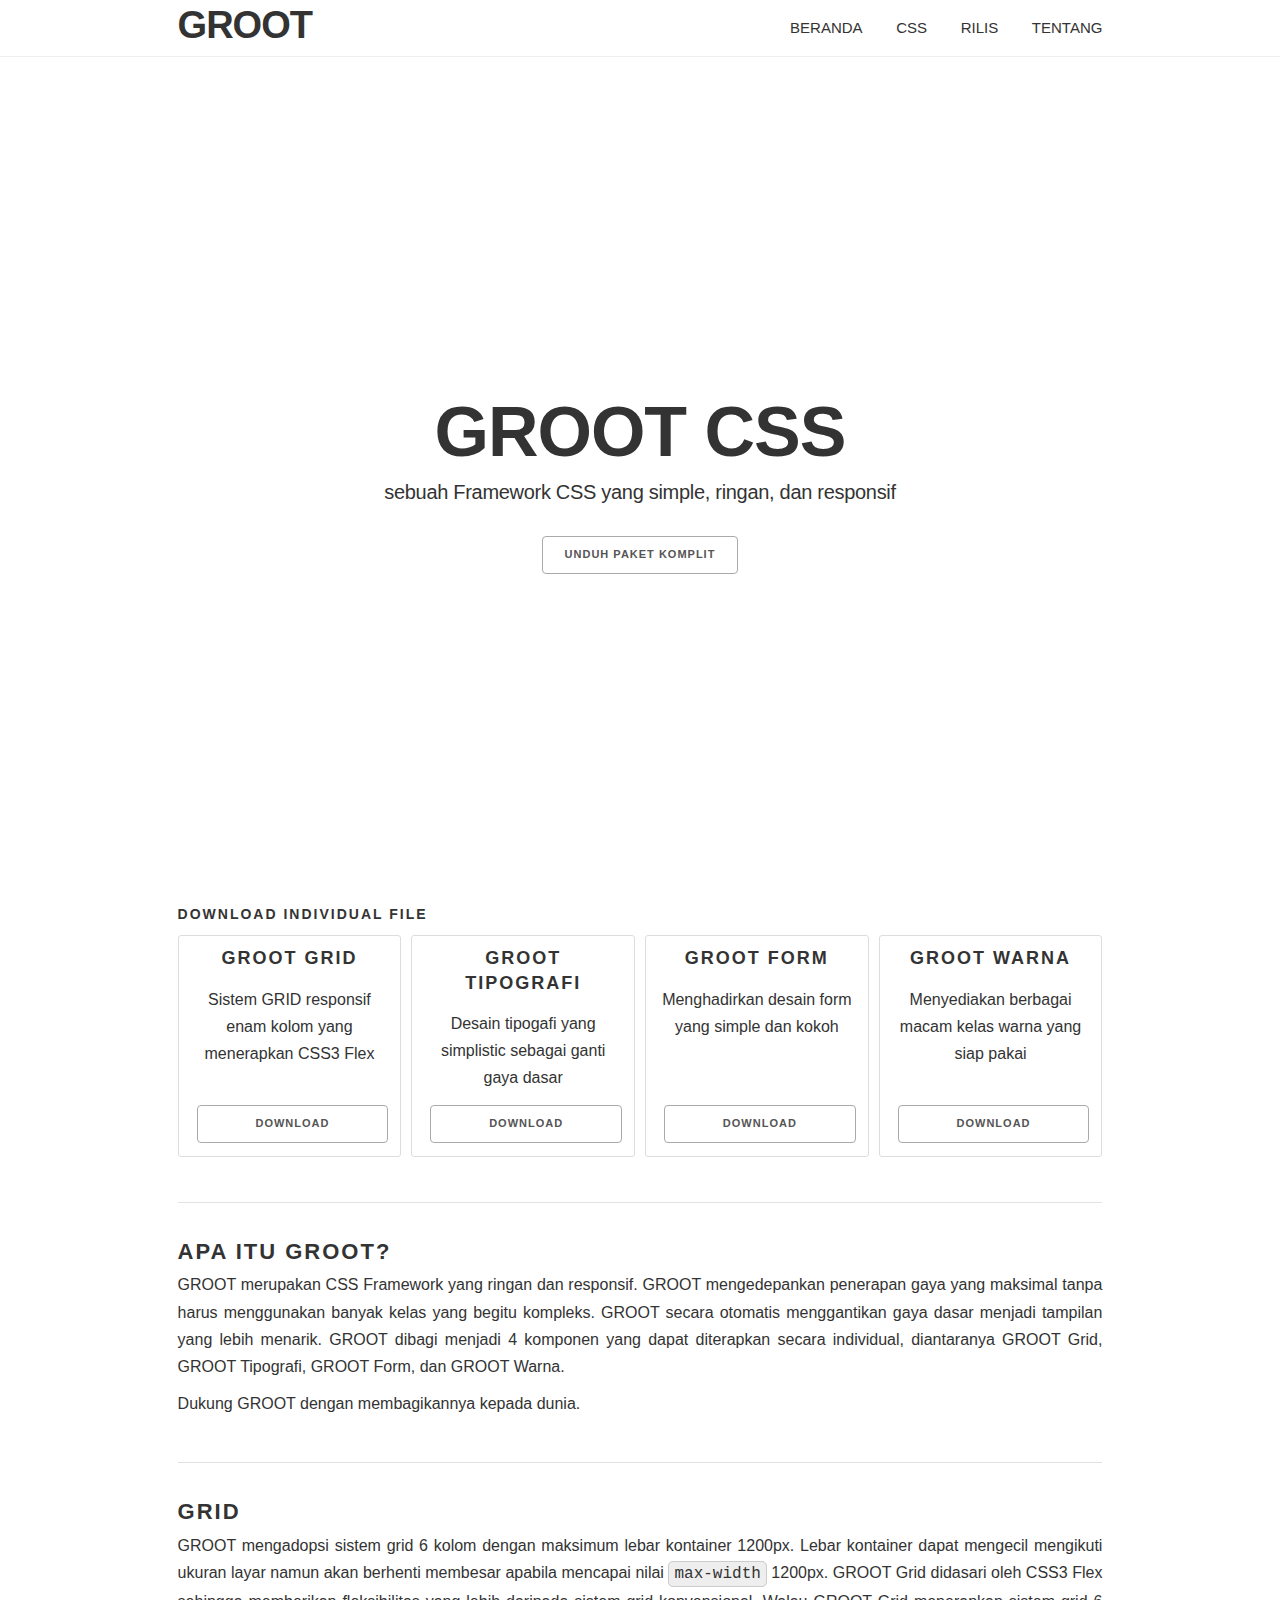
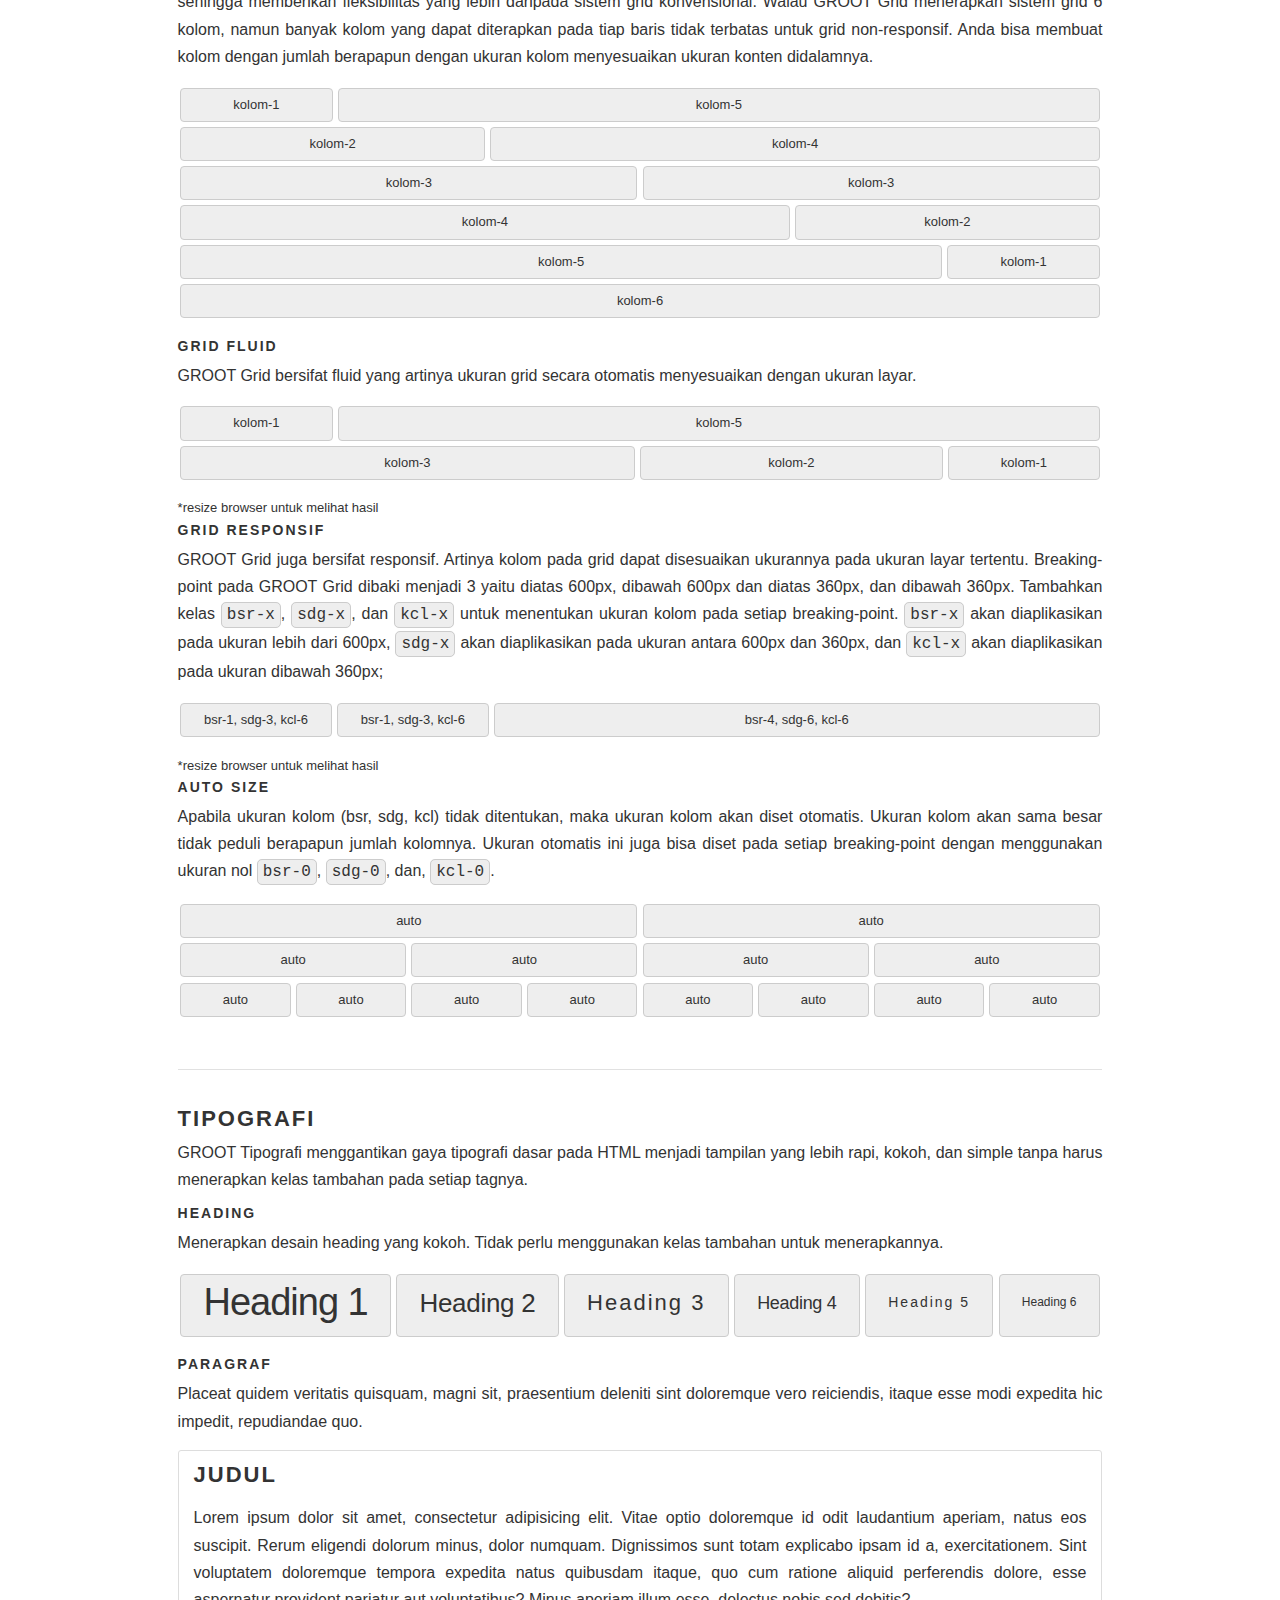
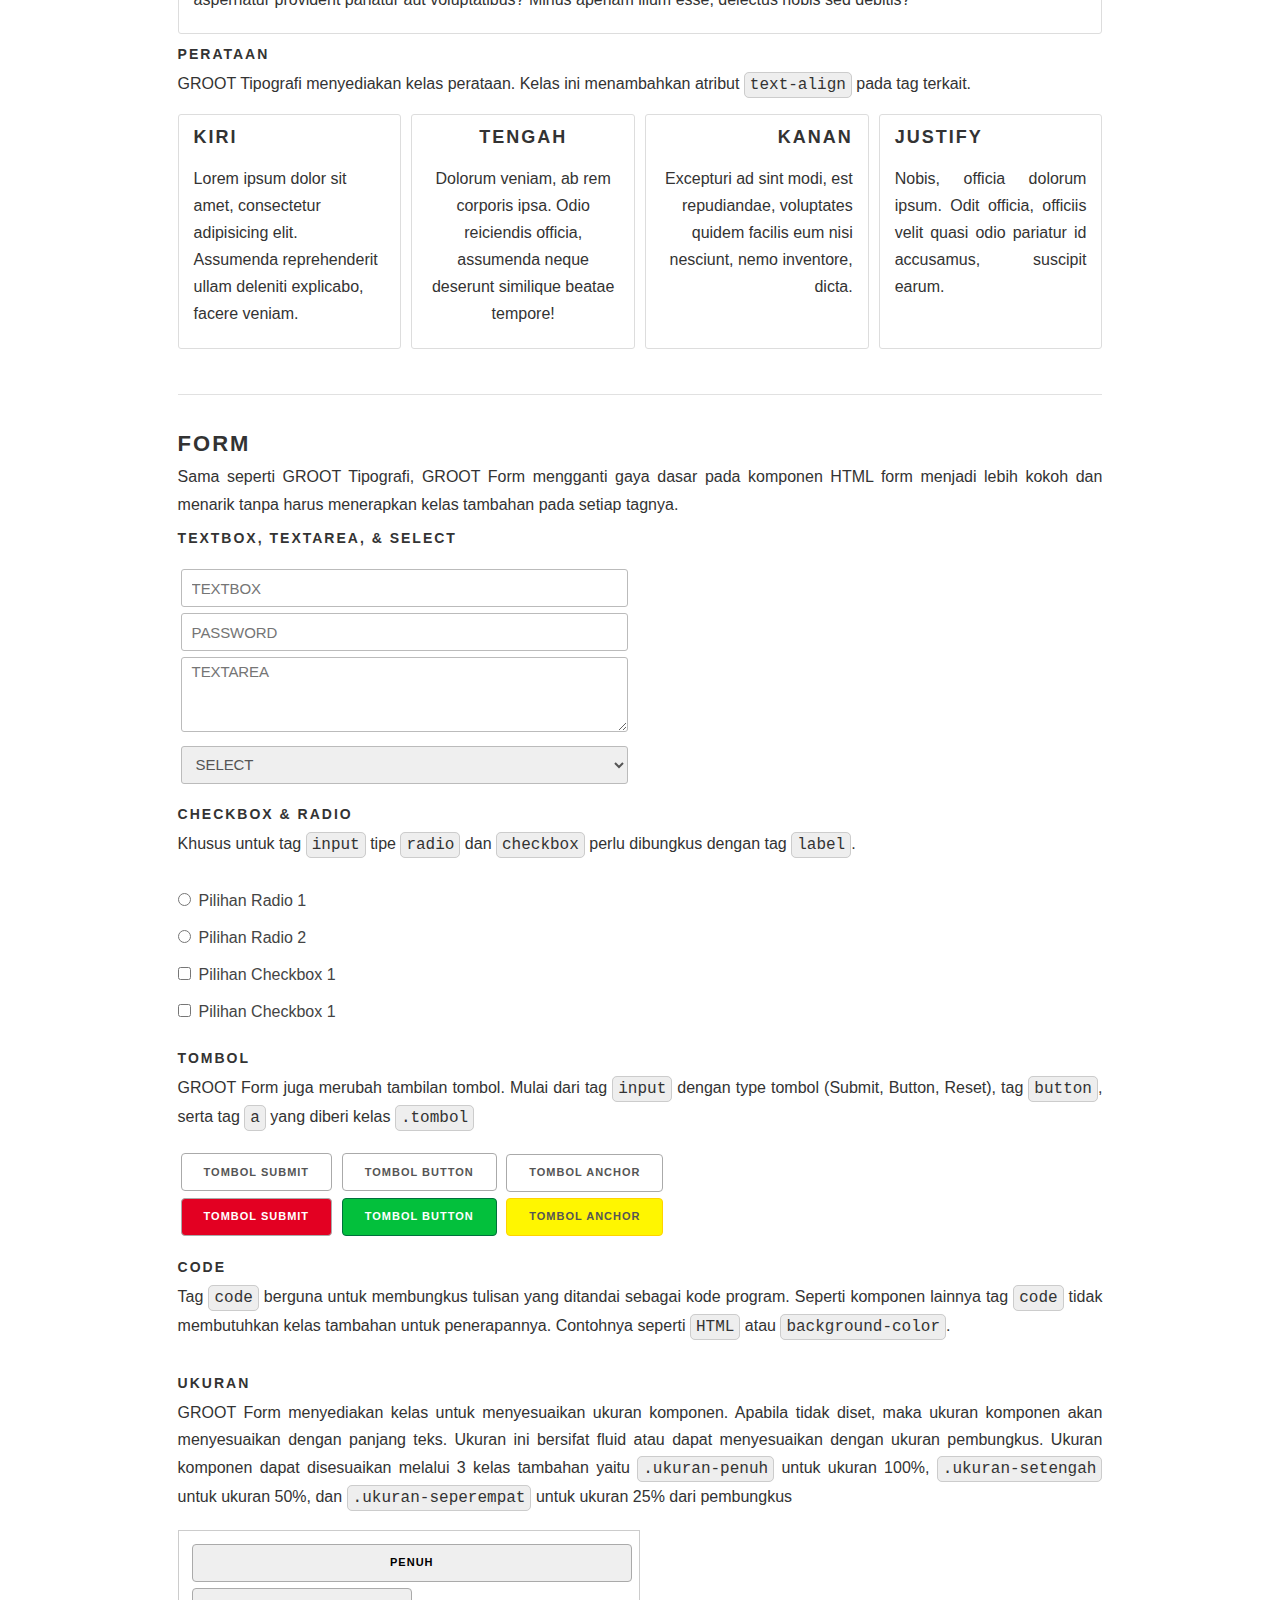
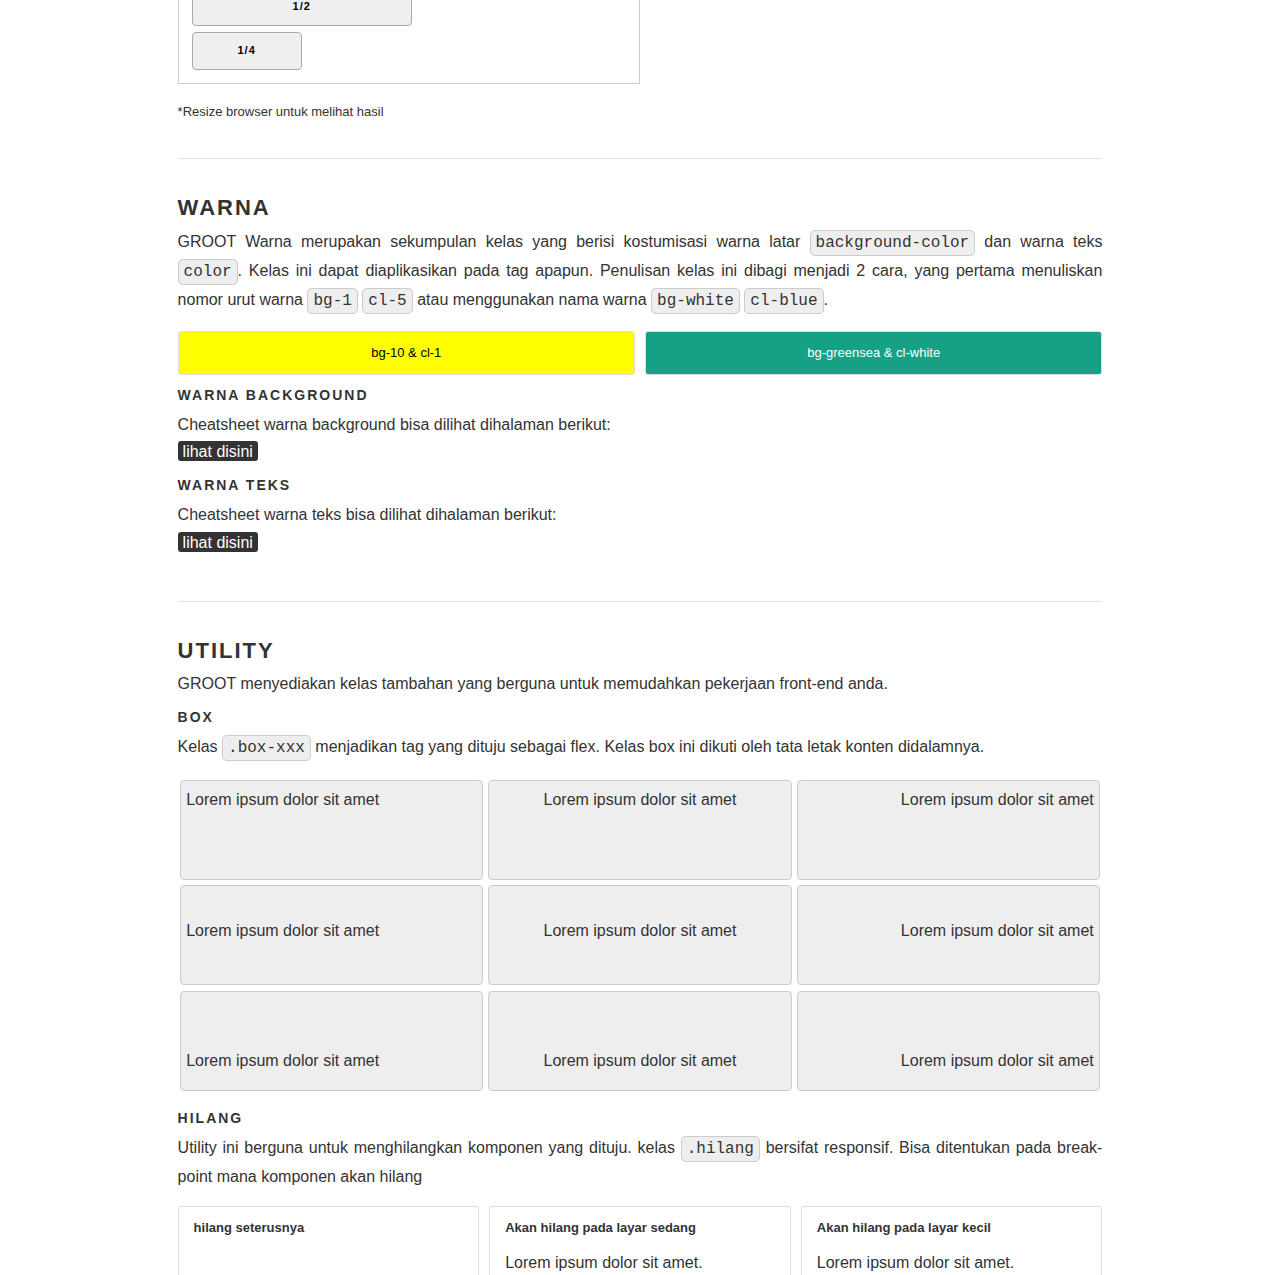
<file: index.html>
<!DOCTYPE html>
<html lang="en">
<head>
	<meta charset="UTF-8">
	<title>GROOT CSS</title>
	<link rel="stylesheet" href="css/groot.css">
	<link rel="stylesheet" href="css/home.css">
	<link rel="shortcut icon" type="image/x-icon" href="img/favicon.png">
</head>
<body>
	<div class="kontainer-penuh" id="header">
		<div class="baris">
			<div class="kolom bsr-1 sdg-6 kcl-6"><h1>GROOT</h1></div>
			<div class="kolom bsr-5 sdg-6 kcl-6 box-kanan-tengah">
				<ul id="menu">
					<li>BERANDA</li>
					<li>CSS</li>
					<li>RILIS</li>
					<li>TENTANG</li>
				</ul>
			</div>
		</div>
	</div>
	<div class="kontainer">
		<div class="baris" id="hero">
			<div class="kolom box-tengah">
				<h1>GROOT CSS</h1>
				<h4>sebuah Framework CSS yang simple, ringan, dan responsif</h4>
				<br>
				<a href="" class="tombol">Unduh paket komplit</a>
			</div>
		</div>
		<div class="baris">
			<div class="kolom bsr-6">
			<h5>DOWNLOAD INDIVIDUAL FILE</h5>
				<div class="baris" id="box">
					<div class="kolom bsr-0 sdg-3 kcl-6">
						<h4 class="rata-tengah">GROOT GRID</h4>
						<p class="rata-tengah">Sistem GRID responsif enam kolom yang menerapkan CSS3 Flex</p>
						<a href="" class="tombol ukuran-penuh">Download</a>
					</div>
					<div class="kolom bsr-0 sdg-3 kcl-6">
						<h4 class="rata-tengah">GROOT TIPOGRAFI</h4>
						<p class="rata-tengah">Desain tipogafi yang simplistic sebagai ganti gaya dasar</p>
						<a href="" class="tombol ukuran-penuh">Download</a>
					</div>
					<div class="kolom bsr-0 sdg-3 kcl-6">
						<h4 class="rata-tengah">GROOT FORM</h4>
						<p class="rata-tengah">Menghadirkan desain form yang simple dan kokoh</p>
						<a href="" class="tombol ukuran-penuh">Download</a>
					</div>
					<div class="kolom bsr-0 sdg-3 kcl-6">
						<h4 class="rata-tengah">GROOT WARNA</h4>
						<p class="rata-tengah">Menyediakan berbagai macam kelas warna yang siap pakai</p>
						<a href="" class="tombol ukuran-penuh">Download</a>
					</div>
				</div>
			</div>
		</div>
		<div class="baris">
			<div class="kolom">
				<hr>
				<h3>APA ITU GROOT?</h3>
				<p>GROOT merupakan CSS Framework yang ringan dan responsif. GROOT mengedepankan penerapan gaya yang maksimal
				tanpa harus menggunakan banyak kelas yang begitu kompleks. GROOT secara otomatis menggantikan gaya dasar
				menjadi tampilan yang lebih menarik. GROOT dibagi menjadi 4 komponen yang dapat diterapkan secara individual, diantaranya
				GROOT Grid, GROOT Tipografi, GROOT Form, dan GROOT Warna.</p>
				<p>Dukung GROOT dengan membagikannya kepada dunia.</p>
			</div>
		</div>
		<div class="baris">
			<div class="kolom">
				<hr>
				<h3>GRID</h3>
				<p>GROOT mengadopsi sistem grid 6 kolom dengan maksimum lebar kontainer 1200px. Lebar kontainer dapat mengecil
				mengikuti ukuran layar namun akan berhenti membesar apabila mencapai nilai <code>max-width</code> 1200px. GROOT 
				Grid didasari oleh CSS3 Flex sehingga memberikan fleksibilitas yang lebih daripada sistem grid konvensional. Walau 
				GROOT Grid menerapkan sistem grid 6 kolom, namun banyak kolom yang dapat diterapkan pada tiap baris tidak 
				terbatas untuk grid non-responsif. Anda bisa membuat kolom dengan jumlah berapapun dengan ukuran kolom 
				menyesuaikan ukuran konten didalamnya.</p>
				
				<div class="kontainer-penuh grid-contoh">
					<div class="baris">
						<div class="kolom bsr-1">kolom-1</div>
						<div class="kolom bsr-5">kolom-5</div>
					</div>
					<div class="baris">
						<div class="kolom bsr-2">kolom-2</div>
						<div class="kolom bsr-4">kolom-4</div>
					</div>
					<div class="baris">
						<div class="kolom bsr-3">kolom-3</div>
						<div class="kolom bsr-3">kolom-3</div>
					</div>
					<div class="baris">
						<div class="kolom bsr-4">kolom-4</div>
						<div class="kolom bsr-2">kolom-2</div>
					</div>
					<div class="baris">
						<div class="kolom bsr-5">kolom-5</div>
						<div class="kolom bsr-1">kolom-1</div>
					</div>
					<div class="baris">
						<div class="kolom bsr-6">kolom-6</div>
					</div>
				</div>

				<h5>GRID FLUID</h5>
				<p>GROOT Grid bersifat fluid yang artinya ukuran grid secara otomatis menyesuaikan dengan ukuran layar.</p>

				<div class="kontainer-penuh grid-contoh">
					<div class="baris">
						<div class="kolom bsr-1">kolom-1</div>
						<div class="kolom bsr-5">kolom-5</div>
					</div>
					<div class="baris">
						<div class="kolom bsr-3">kolom-3</div>
						<div class="kolom bsr-2">kolom-2</div>
						<div class="kolom bsr-1">kolom-1</div>
					</div>
				</div>
				<span>*resize browser untuk melihat hasil</span>
				<br class="break">

				<h5>GRID RESPONSIF</h5>
				<p>GROOT Grid juga bersifat responsif. Artinya kolom pada grid dapat disesuaikan ukurannya pada ukuran layar
				tertentu. Breaking-point pada GROOT Grid dibaki menjadi 3 yaitu diatas 600px, dibawah 600px dan diatas 360px, dan 
				dibawah 360px. Tambahkan kelas <code>bsr-x</code>, <code>sdg-x</code>, dan <code>kcl-x</code> untuk menentukan
				ukuran kolom pada setiap breaking-point. <code>bsr-x</code> akan diaplikasikan pada ukuran lebih dari 600px, 
				<code>sdg-x</code> akan diaplikasikan pada ukuran antara 600px dan 360px, dan <code>kcl-x</code> akan 
				diaplikasikan pada ukuran dibawah 360px;</p>

				<div class="kontainer-penuh grid-contoh-responsif">
					<div class="baris">
						<div class="kolom bsr-1 sdg-3 kcl-6">bsr-1, sdg-3, kcl-6</div>
						<div class="kolom bsr-1 sdg-3 kcl-6">bsr-1, sdg-3, kcl-6</div>
						<div class="kolom bsr-4 sdg-6 kcl-6">bsr-4, sdg-6, kcl-6</div>
					</div>
				</div>
				<span>*resize browser untuk melihat hasil</span>
				<br class="break">

				<h5>AUTO SIZE</h5>
				<p>Apabila ukuran kolom (bsr, sdg, kcl) tidak ditentukan, maka ukuran kolom akan diset otomatis. Ukuran kolom akan 
				sama besar tidak peduli berapapun jumlah kolomnya. Ukuran otomatis ini juga bisa diset pada setiap breaking-point 
				dengan menggunakan ukuran nol <code>bsr-0</code>, <code>sdg-0</code>, dan, <code>kcl-0</code>.</p>

				<div class="kontainer-penuh grid-contoh-responsif">
					<div class="baris">
						<div class="kolom">auto</div>
						<div class="kolom">auto</div>
					</div>
					<div class="baris">
						<div class="kolom">auto</div>
						<div class="kolom">auto</div>
						<div class="kolom">auto</div>
						<div class="kolom">auto</div>
					</div>
					<div class="baris">
						<div class="kolom">auto</div>
						<div class="kolom">auto</div>
						<div class="kolom">auto</div>
						<div class="kolom">auto</div>
						<div class="kolom">auto</div>
						<div class="kolom">auto</div>
						<div class="kolom">auto</div>
						<div class="kolom">auto</div>
					</div>
				</div>

			</div>
		</div>
		<div class="baris">
			<div class="kolom">
				<hr>
				<h3>TIPOGRAFI</h3>
				<p>GROOT Tipografi menggantikan gaya tipografi dasar pada HTML menjadi tampilan yang lebih rapi, kokoh, dan simple 
				tanpa harus menerapkan kelas tambahan pada setiap tagnya.</p>
				<h5>HEADING</h5>
				<p>Menerapkan desain heading yang kokoh. Tidak perlu menggunakan kelas tambahan untuk menerapkannya.</p>
				
				<div class="kontainer grid-contoh-responsif">
					<div class="baris">
						<div class="kolom box-tengah">
							<h1>Heading 1</h1>
						</div>
						<div class="kolom box-tengah">
							<h2>Heading 2</h2>
						</div>
						<div class="kolom box-tengah">
							<h3>Heading 3</h3>
						</div>
						<div class="kolom box-tengah">
							<h4>Heading 4</h4>
						</div>
						<div class="kolom box-tengah">
							<h5>Heading 5</h5>
						</div>
						<div class="kolom box-tengah">
							<h6>Heading 6</h6>
						</div>
					</div>
				</div>

				<h5>PARAGRAF</h5>
				<p>Placeat quidem veritatis quisquam, magni sit, praesentium deleniti sint doloremque vero reiciendis, itaque esse modi expedita hic impedit, repudiandae quo.</p>

				<div class="baris" id="box">
					<div class="kolom">
						<h3>JUDUL</h3>
						<p>Lorem ipsum dolor sit amet, consectetur adipisicing elit. Vitae optio doloremque id odit laudantium aperiam, natus eos suscipit. Rerum eligendi dolorum minus, dolor numquam. Dignissimos sunt totam explicabo ipsam id a, exercitationem. Sint voluptatem doloremque tempora expedita natus quibusdam itaque, quo cum ratione aliquid perferendis dolore, esse aspernatur provident pariatur aut voluptatibus? Minus aperiam illum esse, delectus nobis sed debitis?</p>
					</div>
				</div>

				<h5>PERATAAN</h5>
				<p>GROOT Tipografi menyediakan kelas perataan. Kelas ini menambahkan atribut <code>text-align</code> pada tag terkait.</p>
				<div class="baris" id="box">
					<div class="kolom bsr-0 sdg-3 kcl-6">
						<h4 class="rata-kiri">KIRI</h4>
						<p class="rata-kiri">Lorem ipsum dolor sit amet, consectetur adipisicing elit. Assumenda reprehenderit ullam deleniti explicabo, facere veniam.</p>
					</div>
					<div class="kolom bsr-0 sdg-3 kcl-6">
						<h4 class="rata-tengah">TENGAH</h4>
						<p class="rata-tengah">Dolorum veniam, ab rem corporis ipsa. Odio reiciendis officia, assumenda neque deserunt similique beatae tempore!</p>
					</div>
					<div class="kolom bsr-0 sdg-3 kcl-6">
						<h4 class="rata-kanan">KANAN</h4>
						<p class="rata-kanan">Excepturi ad sint modi, est repudiandae, voluptates quidem facilis eum nisi nesciunt, nemo inventore, dicta.</p>
					</div>
					<div class="kolom bsr-0 sdg-3 kcl-6">
						<h4 class="rata-justify">JUSTIFY</h4>
						<p class="rata-justify">Nobis, officia dolorum ipsum. Odit officia, officiis velit quasi odio pariatur id accusamus, suscipit earum.</p>
					</div>
				</div>
			</div>
		</div>
		<div class="baris">
			<div class="kolom">
				<hr>
				<h3>FORM</h3>
				<p>Sama seperti GROOT Tipografi, GROOT Form mengganti gaya dasar pada komponen HTML form menjadi lebih kokoh dan menarik
				tanpa harus menerapkan kelas tambahan pada setiap tagnya.</p>
				<h5>TEXTBOX, TEXTAREA, &amp SELECT</h5>
				
				<div class="baris grid-form">
					<div class="kolom bsr-3 sdg-4 kcl-6">
						<input type="text"class="ukuran-penuh" placeholder="TEXTBOX">
						<input type="password"class="ukuran-penuh" placeholder="PASSWORD">
						<textarea class="ukuran-penuh" placeholder="TEXTAREA"></textarea>
						<select class="ukuran-penuh">
							<option>SELECT</option>
							<option value="">List 1</option>
							<option value="">List 2</option>
							<option value="">List 3</option>
						</select>
					</div>
				</div>

				<h5>CHECKBOX &amp RADIO</h5>
				<p>Khusus untuk tag <code>input</code> tipe <code>radio</code> dan <code>checkbox</code> perlu dibungkus dengan
				tag <code>label</code>.</p>

				<div class="baris grid-form">
					<div class="kolom bsr-3 sdg-4 kcl-6">
						<label>
							<input type="radio" name="plh"><span>Pilihan Radio 1</span>
						</label>
						<label>
							<input type="radio" name="plh"><span>Pilihan Radio 2</span>
						</label>
						<label>
							<input type="checkbox"><span>Pilihan Checkbox 1</span>
						</label>
						<label>
							<input type="checkbox"><span>Pilihan Checkbox 1</span>
						</label>
					</div>
				</div>

				<h5>TOMBOL</h5>
				<p>GROOT Form juga merubah tambilan tombol. Mulai dari tag <code>input</code> dengan type tombol (Submit, Button, Reset), 
				tag <code>button</code>, serta tag <code>a</code> yang diberi kelas <code>.tombol</code></p>

				<div class="baris grid-form">
					<div class="kolom">
						<input type="submit" value="Tombol Submit">
						<button>Tombol Button</button>
						<a href="" class="tombol">Tombol Anchor</a>
						<br>
						<input type="submit" class="tb-merah" value="Tombol Submit">
						<button class="tb-hijau">Tombol Button</button>
						<a href="" class="tombol tb-kuning">Tombol Anchor</a>
					</div>
				</div>

				<h5>CODE</h5>
				<p>Tag <code>code</code> berguna untuk membungkus tulisan yang ditandai sebagai kode program. Seperti komponen
				lainnya tag <code>code</code> tidak membutuhkan kelas tambahan untuk penerapannya. Contohnya seperti <code>HTML</code> 
				atau <code>background-color</code>.</p>
				<br>
				<h5>UKURAN</h5>
				<p>GROOT Form menyediakan kelas untuk menyesuaikan ukuran komponen. Apabila tidak diset, maka ukuran komponen
				akan menyesuaikan dengan panjang teks. Ukuran ini bersifat fluid atau dapat menyesuaikan dengan ukuran pembungkus. 
				Ukuran komponen dapat disesuaikan melalui 3 kelas tambahan yaitu <code>.ukuran-penuh</code> untuk ukuran 100%, 
				<code>.ukuran-setengah</code> untuk ukuran 50%, dan <code>.ukuran-seperempat</code> untuk ukuran 25% dari pembungkus</p>

				<div class="baris grid-form">
					<div class="kolom bsr-3 sdg-4 kcl-6" style="border:1px #CCC solid; padding: 1rem;">
						<button class="ukuran-penuh">penuh</button>
						<br>
						<button class="ukuran-setengah">1/2</button>
						<br>
						<button class="ukuran-seperempat">1/4</button>
					</div>
				</div>
				<span>*Resize browser untuk melihat hasil</span>

			</div>
		</div>
		<div class="baris">
			<div class="kolom">
				<hr>
				<h3>WARNA</h3>
				<p>GROOT Warna merupakan sekumpulan kelas yang berisi kostumisasi warna latar <code>background-color</code>
				dan warna teks <code>color</code>. Kelas ini dapat diaplikasikan pada tag apapun. Penulisan kelas ini dibagi
				menjadi 2 cara, yang pertama menuliskan nomor urut warna <code>bg-1</code> <code>cl-5</code> atau menggunakan 
				nama warna <code>bg-white</code> <code>cl-blue</code>.</p>
				
				<div class="baris" id="box">
					<div class="kolom bg-10 cl-1 rata-tengah">bg-10 &amp cl-1</div>
					<div class="kolom bg-greensea cl-white rata-tengah">bg-greensea &amp cl-white</div>
				</div>

				<h5>WARNA BACKGROUND</h5>
				<p>Cheatsheet warna background bisa dilihat dihalaman berikut:<br>
				<a href=""><span class="highlight-gelap">lihat disini</span></a></p>
				<h5>WARNA TEKS</h5>
				<p>Cheatsheet warna teks bisa dilihat dihalaman berikut:<br>
				<a href=""><span class="highlight-gelap">lihat disini</span></a></p>
			</div>
		</div>
		<div class="baris">
			<div class="kolom">
				<hr>
				<h3>UTILITY</h3>
				<p>GROOT menyediakan kelas tambahan yang berguna untuk memudahkan pekerjaan front-end anda.</p>

				<h5>BOX</h5>
				<p>Kelas <code>.box-xxx</code> menjadikan tag yang dituju sebagai flex. Kelas box ini dikuti oleh tata letak konten didalamnya.</p>
				
				<div class="kontainer grid-contoh-responsif box">
					<div class="baris">
						<div class="kolom box-kiri-atas">
							<p>Lorem ipsum dolor sit amet</p>
						</div>
						<div class="kolom box-tengah-atas">
							<p>Lorem ipsum dolor sit amet</p>
						</div>
						<div class="kolom box-kanan-atas">
							<p>Lorem ipsum dolor sit amet</p>
						</div>
					</div>
					<div class="baris">
						<div class="kolom box-kiri-tengah">
							<p>Lorem ipsum dolor sit amet</p>
						</div>
						<div class="kolom box-tengah">
							<p>Lorem ipsum dolor sit amet</p>
						</div>
						<div class="kolom box-kanan-tengah">
							<p>Lorem ipsum dolor sit amet</p>
						</div>
					</div>
					<div class="baris">
						<div class="kolom box-kiri-bawah">
							<p>Lorem ipsum dolor sit amet</p>
						</div>
						<div class="kolom box-tengah-bawah">
							<p>Lorem ipsum dolor sit amet</p>
						</div>
						<div class="kolom box-kanan-bawah">
							<p>Lorem ipsum dolor sit amet</p>
						</div>
					</div>
				</div>

				<h5>HILANG</h5>
				<p>Utility ini berguna untuk menghilangkan komponen yang dituju. kelas <code>.hilang</code> bersifat responsif. Bisa 
					ditentukan pada break-point mana komponen akan hilang</p>

				<div class="baris" id="box">
					<div class="kolom">
						<b>hilang seterusnya</b>
						<p class="hilang">Lorem ipsum dolor sit amet.</p>
					</div>
					<div class="kolom">
						<b>Akan hilang pada layar sedang</b>
						<p class="hilang-sdg">Lorem ipsum dolor sit amet.</p>
					</div>
					<div class="kolom">
						<b>Akan hilang pada layar kecil</b>
						<p class="hilang-kcl">Lorem ipsum dolor sit amet.</p>
					</div>
				</div>
			</div>
		</div>
	</div>
</body>
</html>
</file>
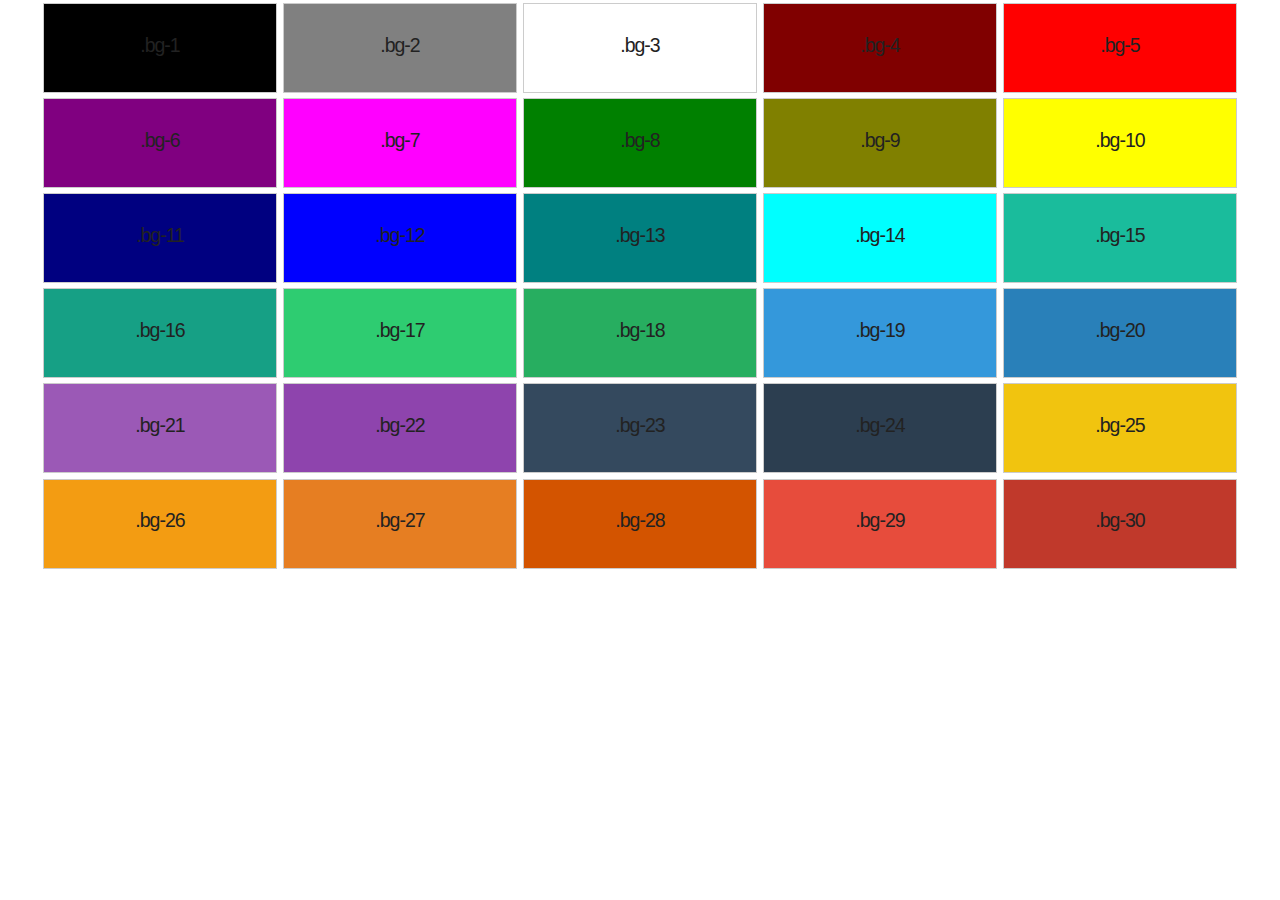
<file: color.html>
<!DOCTYPE html>
<html>
<head>
	<title></title>
	<link rel="stylesheet" type="text/css" href="css/groot-grid.css">
	<link rel="stylesheet" type="text/css" href="css/groot-warna.css">
	<link rel="stylesheet" type="text/css" href="css/groot-form.css">
	<link rel="stylesheet" type="text/css" href="css/groot-tipografi.css">
	<style type="text/css">
	.kolom{height: 90px; width: 50px; border: 1px #CCC solid; display: flex; justify-content: center; align-items: center;}
	h1{
		font-size: 1.5em;
  		line-height: 1.6;
  		font-weight: 400;
  		font-family: "Raleway", "HelveticaNeue", "Helvetica Neue", Helvetica, Arial, sans-serif;
  		color: #222; 
  	}
	</style>
</head>
<body>
<div class="kontainer"></div>

<script type="text/javascript" src="js/jquery.js"></script>
<script type="text/javascript">
	$(document).ready(function(){
		var no = 1;
		for (var i = 1; i <= 34/5; i++) {
			$(".kontainer").append("<div class='baris b"+i+"''></div>");
			for (var j = 1; j <= 5; j++) {
				$(".b"+i).append("<div class='kolom bg-"+(no)+"''><h1 class='cl-Acajou'>.bg-"+(no++)+"</h1></div>");
			}
		}
	});
</script>
</body>
</html>
</file>
<file: css/groot.css>
/*LOAD CSS DISINI*/

@import "groot-grid.css";
@import "groot-tipografi.css";
@import "groot-form.css";
@import "groot-warna.css";
</file>
<file: css/home.css>
p{
	font-size: 1.6rem;
}

.kontainer{
	margin-top: .8rem;
	max-width: 960px;
}

#header{
	position: sticky;
	top: 0;
	background-color: white;
	border-bottom:1px #EEE solid;
	align-items: center;
}

#header .baris{
	width: 75%;
}

#menu li{
	display: inline-block;
	list-style: none;

	margin: 0 1.5rem;

	font-size: 1.5rem;
	font-weight: 500; 
}

#menu li:last-child{
	margin-right: 0;
}

@media only screen and (max-width: 60rem){
	#header > .baris > .kolom{
		text-align: center;
		align-items: center;
	}
}
@media only screen and (max-width: 36rem){
	#header > .baris > .kolom{
		text-align: center;
		align-items: center;
		margin: 0;
		padding: 0;
	}
	#header > .baris > .kolom:last-child > ul li{font-size: 1.2rem;}
}

#hero{
	height: 93vh;
	/*background-color: grey;*/
	text-align: center;
}

#hero h1{
	font-size: 7rem;
}

#hero h4{
	font-weight: 300;
	font-size: 2rem;
}

#hero br{
	margin-bottom: 2rem;
}

#box > .kolom{
	margin: .5rem .5rem 1rem .5rem;
	width: 25%;
	display: flex;
	flex-flow: column nowrap;
	border: 1px #DDD solid;
	border-radius: 3px;
	padding-top: 1rem;
	padding-bottom: 1rem;
}

#box > .kolom:first-child{margin-left: 0;}
#box > .kolom:last-child{margin-right: 0;}
#box > .kolom h4 {font-weight: 800; letter-spacing: .2rem}
#box > .kolom p {flex-grow: 1; margin-top: 1rem;}

.kolom > h5, .kolom > h3{font-weight: 700; letter-spacing: .2rem}

.grid-contoh, .grid-contoh-responsif {
	margin: 1.5rem 0 1.5rem 0;
}

.grid-contoh .baris{
	flex-wrap: nowrap;
}

.wrap .baris{
	flex-wrap: wrap;
}

.grid-contoh .baris .kolom, .grid-contoh-responsif .baris .kolom{
	padding: .5rem;
	background-color: #EEE;
	color: #333;
	border: 1px #CCC solid;
	border-radius: 4px;
	text-align: center;
}

.break{margin-bottom: 2rem;}

.grid-contoh-responsif h1,
.grid-contoh-responsif h2,
.grid-contoh-responsif h3,
.grid-contoh-responsif h4,
.grid-contoh-responsif h5,
.grid-contoh-responsif h6{
	font-weight: 400;
}

.box > .baris > div[class*="box-"]{
	height: 10rem;
}

.grid-form{
	margin: 1.5rem 0;
}

.grid-form > .kolom{
	margin-left: 0;
	padding-left: 0;
}
</file>
<file: css/groot-warna.css>
/*WARNA BACKGROUND*/
.bg-1, .bg-black         {background-color: #000000;}
.bg-2, .bg-gray          {background-color: #808080;}
.bg-3, .bg-white         {background-color: #FFFFFF;}
.bg-4, .bg-maroon        {background-color: #800000;}
.bg-5, .bg-red           {background-color: #FF0000;}
.bg-6, .bg-purpel        {background-color: #800080;}
.bg-7, .bg-fuchsia       {background-color: #FF00FF;}
.bg-8, .bg-green         {background-color: #008000;}
.bg-9, .bg-olive         {background-color: #808000;}
.bg-10, .bg-yellow       {background-color: #FFFF00;}
.bg-11, .bg-navy         {background-color: #000080;}
.bg-12, .bg-blue         {background-color: #0000FF;}
.bg-13, .bg-teal         {background-color: #008080;}
.bg-14, .bg-aqua         {background-color: #00FFFF;}
.bg-15, .bg-turquoise    {background-color: #1ABC9C;}
.bg-16, .bg-greensea     {background-color: #16A085;}
.bg-17, .bg-emerland     {background-color: #2ECC71;}
.bg-18, .bg-nephritis    {background-color: #27AE60;}
.bg-19, .bg-peterriver   {background-color: #3498DB;}
.bg-20, .bg-belizehole   {background-color: #2980B9;}
.bg-21, .bg-amethyst     {background-color: #9B59B6;}
.bg-22, .bg-wisteria     {background-color: #8E44AD;}
.bg-23, .bg-wetasphalt   {background-color: #34495E;}
.bg-24, .bg-midnightblue {background-color: #2C3E50;}
.bg-25, .bg-sunflower    {background-color: #F1C40F;}
.bg-26, .bg-orange       {background-color: #F39C12;}
.bg-27, .bg-carrot       {background-color: #E67E22;}
.bg-28, .bg-pumpkin      {background-color: #D35400;}
.bg-29, .bg-alizarin     {background-color: #E74C3C;}
.bg-30, .bg-pomegranate  {background-color: #C0392B;}
.bg-31, .bg-clouds       {background-color: #ECF0F1;}
.bg-32, .bg-silver       {background-color: #BDC3C7;}
.bg-33, .bg-concrete     {background-color: #95A5A6;}
.bg-34, .bg-asbestos     {background-color: #7F8C8D;}

/*WARNA TEKS*/
.cl-1, .cl-black         {color: #000000;}
.cl-2, .cl-gray          {color: #808080;}
.cl-3, .cl-white         {color: #FFFFFF;}
.cl-4, .cl-maroon        {color: #800000;}
.cl-5, .cl-red           {color: #FF0000;}
.cl-6, .cl-purpel        {color: #800080;}
.cl-7, .cl-fuchsia       {color: #FF00FF;}
.cl-8, .cl-green         {color: #008000;}
.cl-9, .cl-olive         {color: #808000;}
.cl-10, .cl-yellow       {color: #FFFF00;}
.cl-11, .cl-navy         {color: #000080;}
.cl-12, .cl-blue         {color: #0000FF;}
.cl-13, .cl-teal         {color: #008080;}
.cl-14, .cl-aqua         {color: #00FFFF;}
.cl-15, .cl-turquoise    {color: #1ABC9C;}
.cl-16, .cl-greensea     {color: #16A085;}
.cl-17, .cl-emerland     {color: #2ECC71;}
.cl-18, .cl-nephritis    {color: #27AE60;}
.cl-19, .cl-peterriver   {color: #3498DB;}
.cl-20, .cl-belizehole   {color: #2980B9;}
.cl-21, .cl-amethyst     {color: #9B59B6;}
.cl-22, .cl-wisteria     {color: #8E44AD;}
.cl-23, .cl-wetasphalt   {color: #34495E;}
.cl-24, .cl-midnightblue {color: #2C3E50;}
.cl-25, .cl-sunflower    {color: #F1C40F;}
.cl-26, .cl-orange       {color: #F39C12;}
.cl-27, .cl-carrot       {color: #E67E22;}
.cl-28, .cl-pumpkin      {color: #D35400;}
.cl-29, .cl-alizarin     {color: #E74C3C;}
.cl-30, .cl-pomegranate  {color: #C0392B;}
.cl-31, .cl-clouds       {color: #ECF0F1;}
.cl-32, .cl-silver       {color: #BDC3C7;}
.cl-33, .cl-concrete     {color: #95A5A6;}
.cl-34, .cl-asbestos     {color: #7F8C8D;}
</file>
<file: css/groot-tipografi.css>
html{

	/*UKURAN DEFAULT (JANGAN DIGANTI!)*/
	font-size: 62.5%; 
	/*
	- Untuk ukuran font menggunakan unit ukur REM (Root EM)
	- Karena ukuran root font adalah 62.5% atau samadengan 10px
	- Maka 1rem = 10px, 2rem = 20px (2x10)
	*/
}

body{
	/*Ganti ukuran font disini*/
	font-size: 1.3rem;
	/*Ganti jenis font disini*/
	font-family: "Raleway", "HelveticaNeue", "Helvetica Neue", Helvetica, Arial, sans-serif;
	/*Jangan diganti*/
	line-height: 1.7;
  	font-weight: 400;
  	color:#333;
}

p{
	margin-bottom: 1rem;
	text-align: justify;
	font-size: 1.4rem;
}

a 		{color: #4F86F7; text-decoration: none;}
a:hover	{color: #FF0038}

big{font-size: 1.2em; font-weight: bold}

/*HEADING*/
h1,h2,h3,h4,h5,h6{margin-bottom: 0.5rem; font-weight: bold; color: #333}
h1	{font-size: 3.8rem; line-height: 1.2; letter-spacing: -.1rem}
h2	{font-size: 2.6rem; line-height: 1.25; letter-spacing: -.03rem}
h3	{font-size: 2.2rem; line-height: 1.3; letter-spacing: -.03rem}
h4	{font-size: 1.8rem; line-height: 1.35; letter-spacing: -.03rem}
h5	{font-size: 1.4rem; line-height: 1.5; letter-spacing: -.05rem}
h6	{font-size: 1.2rem; line-height: 1.6; letter-spacing: -.0rem}

/*PERATAAN*/
.rata-kanan 	{text-align: right;}
.rata-kiri 		{text-align: left;}
.rata-tengah 	{text-align: center;}
.rata-justify	{text-align: justify;}

/*LAIN-LAIN*/
.highlight, .highlight-gelap	{width:auto; padding: .15rem .5rem; border-radius: .3rem}
.highlight						{color: #333; background-color: #FFF;}
.highlight-gelap				{color: #FFF; background-color: #333;}
</file>
<file: css/groot-grid.css>
/*RESETER*/
*{padding: 0; margin: 0; box-sizing: border-box;}

html{
	/* 	Jangan diganti */
	font-size: 62.5%;
	/* 
	Unit ukur menggunakan unit REM (Root EM)
	62.5% = 10px = 1rem
	*/
}

.kontainer, .kontainer-penuh{
	width: 100%;
	margin: 0 auto;

	display: flex;
	flex: 1 0 auto;
	flex-flow: column nowrap;
}

.kontainer{
	max-width: 1200px;
}

.baris{
	width: 100%;
	min-height: 1px;

	display: flex;
	flex: 0 0 auto;
	flex-flow: row nowrap;

}

/* [ KOLOM ] */
.kolom{
	max-width: 100%;
	flex: 1 1 auto;
	margin: .2em;
	padding-right: 1.5rem;
	padding-left: 1.5rem;
}

/*.baris > div.kolom:first-child{margin-left: 0}
.baris > div.kolom:last-child{margin-right: 0}*/

.bsr-1, .bsr-2, .bsr-3, .bsr-4, .bsr-5, .bsr-6,
.sdg-1, .sdg-2, .sdg-3, .sdg-4, .sdg-5, .sdg-6,
.kcl-1, .kcl-2, .kcl-3, .kcl-4, .kcl-5, .kcl-6
{flex-grow: 0;}
/*
Layar besar 
x > 600px
*/
.bsr-0	{flex-grow: 1;}
.bsr-1	{flex-basis: 16.67%;}
.bsr-2	{flex-basis: 33.33%;}
.bsr-3	{flex-basis: 50%;}
.bsr-4	{flex-basis: 66.67%;}
.bsr-5	{flex-basis: 83.33%;}
.bsr-6	{flex-basis: 100%;}


/*
Layar sedang 
600 > x > 360 
*/
@media only screen and (max-width: 60rem){
	.baris 	{ flex-wrap: wrap;}
	.sdg-0	{flex-grow: 1;}
	.sdg-1	{flex-basis: 16.67%;}
	.sdg-2	{flex-basis: 33.33%;}
	.sdg-3	{flex-basis: 48.5%;}
	.sdg-4	{flex-basis: 66.67%;}
	.sdg-5	{flex-basis: 83.33%;}
	.sdg-6	{flex-basis: 100%;}
}

/*
Layar kecil
360 > x 
*/
@media only screen and (max-width: 36rem){
	.baris { flex-wrap: wrap;}
	/*.kolom {padding-left: 1.5rem; padding-right: 1.5rem;}*/
	.kcl-0	{flex-grow: 1;}
	.kcl-1	{flex-basis: 16.67%;}
	.kcl-2	{flex-basis: 33.33%;}
	.kcl-3	{flex-basis: 48.5%;}
	.kcl-4	{flex-basis: 66.67%;}
	.kcl-5	{flex-basis: 83.33%;}
	.kcl-6	{flex-basis: 100%;}
}

/* [ PERATAAN ] */
.box-tengah {
	display: flex;
	flex-direction: column;
	justify-content: center;
	align-items: center;
}

.box-atas {
	display: flex;
	flex-direction: column;
	justify-content: flex-start;
}

.box-vtengah {
	display: flex;
	flex-direction: column;
	justify-content: center;
}

.box-bawah{
	display: flex;
	flex-direction: column;
	justify-content: flex-end;
}

.box-kiri{
	display: flex;
	flex-direction: column;
	align-items: flex-start;
}

.box-htengah{
	display: flex;
	flex-direction: column;
	align-items: center;
}

.box-kanan{
	display: flex;
	flex-direction: column;
	align-items: flex-end;
}

.box-kiri-atas{
	display: flex;
	flex-direction: column;
	justify-content: flex-start;
	align-items: flex-start;
}
.box-kiri-tengah{
	display: flex;
	flex-direction: column;
	justify-content: center;
	align-items: flex-start;
}
.box-kiri-bawah{
	display: flex;
	flex-direction: column;
	justify-content: flex-end;
	align-items: flex-start;
}


.box-tengah-atas{
	display: flex;
	flex-direction: column;
	justify-content: flex-start;
	align-items: center;
}
.box-tengah-bawah{
	display: flex;
	flex-direction: column;
	justify-content: flex-end;
	align-items: center;
}

.box-kanan-atas{
	display: flex;
	flex-direction: column;
	justify-content: flex-start;
	align-items: flex-end;
}
.box-kanan-tengah{
	display: flex;
	flex-direction: column;
	justify-content: center;
	align-items: flex-end;
}
.box-kanan-bawah{
	display: flex;
	flex-direction: column;
	justify-content: flex-end;
	align-items: flex-end;
}

/* [LAIN-LAIN] */

/* Fitur hilangkan elemen */
.hilang {display: none;}

@media only screen and (max-width: 60rem){
	.hilang-sdg{display: none;}
}

@media only screen and (max-width: 36rem){
	.hilang-kcl{display: none;}
}
</file>
<file: css/groot-form.css>
/*TOMBOL*/
button, 
input[type="submit"], 
input[type="button"], 
input[type="reset"], 
.tombol, 
.tombol-line{
	display: inline-block;
	width: auto;
	height: 38px;
	padding: 0rem 2.2rem;
	margin: .3rem .3rem;
	font-size: 1.1rem;
	text-align: center;
	font-weight: bolder;
	line-height: 3.5rem;
	letter-spacing: .1rem;
	text-transform: uppercase;
	white-space: nowrap;
	border-radius: 4px;
	box-sizing: border-box;
	cursor: pointer;
}


button, 
input[type="submit"], 
input[type="button"], 
input[type="reset"], 
.tombol{
	border: 1px #AAA solid;
}

input[type="submit"]:not([class]), 
input[type="button"]:not([class]), 
input[type="reset"]:not([class]),
button:not([class]){
	color: #555;
	background-color: unset;
} 

button:hover, 
input[type="submit"]:hover, 
input[type="button"]:hover, 
input[type="reset"]:hover, 
.tombol:hover{
	border-color: #555;
}

a.tombol{color:#555;}

.tb-biru			{color: #FFF; border: 1px #33C3F0 solid; background-color: #33C3F0;}
.tb-biru:hover		{background-color: #1DACD6;}

.tb-hijau			{color: #FFF; border: 1px #00703C solid; background-color: #03C03C;}
.tb-hijau:hover		{background-color: #00703C;}

.tb-kuning			{color: #555; border: 1px #FFD300 solid; background-color: #FFF600;}
.tb-kuning:hover	{background-color: #FFD300;}

.tb-merah			{color: #FFF; border: 1px #B31B1B solid; background-color: #E30022;}
.tb-merah:hover		{background-color: #B31B1B;}

/*FORM*/
input[type="email"],
input[type="number"],
input[type="search"],
input[type="text"],
input[type="tel"],
input[type="url"],
input[type="password"],
textarea,
select{
	height: 38px;
	padding: 2px 10px;
	margin: .3rem .3rem;
	font-size: 1.5rem;
	letter-spacing: -.01rem;
	color: #555;
	border: 1px #BBB solid;
	border-radius: 3px;
	box-sizing: border-box;
}

input[type="email"]:focus,
input[type="number"]:focus,
input[type="search"]:focus,
input[type="text"]:focus,
input[type="tel"]:focus,
input[type="url"]:focus,
input[type="password"]:focus,
textarea:focus,
select:focus{border-color: #33C3F0}

option{
	padding: 0px 5px; 
}

label, legend{
	display: block;
	font-size: 1.6rem;
	font-weight: bold;
	color: #444;
	margin-top: 10px;
	margin-bottom: 5px;
}

textarea{
	height: 75px; 
	padding-top: 5px; 
	font-family: "Raleway", "HelveticaNeue", "Helvetica Neue", Helvetica, Arial, sans-serif;
}

input[type="checkbox"],
input[type="radio"]{
	display: inline;
	width: auto;
}

label > span{
	display: inline-block;
	margin-left: 8px;
	font-weight: normal;
}

ul{
	list-style: circle inside; 
}

ol{
	list-style: decimal inside;
}

ul, ol{
	padding-left: 0;
	margin-top: 0;
}

ul ul,
ul ol,
ol ol,
ol ul {
  margin: 1.5rem 0 1.5rem 3rem;
  font-size: 90%; 
}

li {
  margin-bottom: .7rem; 
}

code{
	padding: .3rem .5rem;
	color: #333;
	background-color: #EEE;
	border: 1px #CCC solid;
	border-radius: 5px;
	white-space: nowrap;
}

pre > code{
	display: block;
	white-space: pre;
	margin: 1.5rem 0;
}

hr {
  margin-top: 3rem;
  margin-bottom: 3.5rem;
  border-width: 0;
  border-top: 1px solid #E1E1E1; 
}

/*TABEL*/
table{
	margin: 1rem 0 1.5rem 0;
	/*border: 1px #CCC solid;*/
}
thead{
	font-weight: bold;
	color: #333;
}

th,
td {
	padding: 12px 15px;
  	text-align: left;
	border-bottom: 1px solid #E1E1E1; 
}

th:first-child,
td:first-child {
  	padding-left: 0; 
}

th:last-child,
td:last-child {
  	padding-right: 0; 
}

table.tabel-border{
	padding: 1rem 2rem;
	border: 1px #CCC solid;
	border-radius: 4px;
}

table.tabel-border tbody tr:last-child th,
table.tabel-border tbody tr:last-child td{
	border-bottom: none;
}

/*UKURAN*/
.ukuran-penuh		{width: 100%}
.ukuran-setengah	{width: 50%}
.ukuran-sepertiga	{width: 33.3333333%}
.ukuran-seperempat	{width: 25%}

/*CLEARING*/
.kontainer:after,
.baris:after{
  content: "";
  display: table;
  clear: both; 
}
</file>
